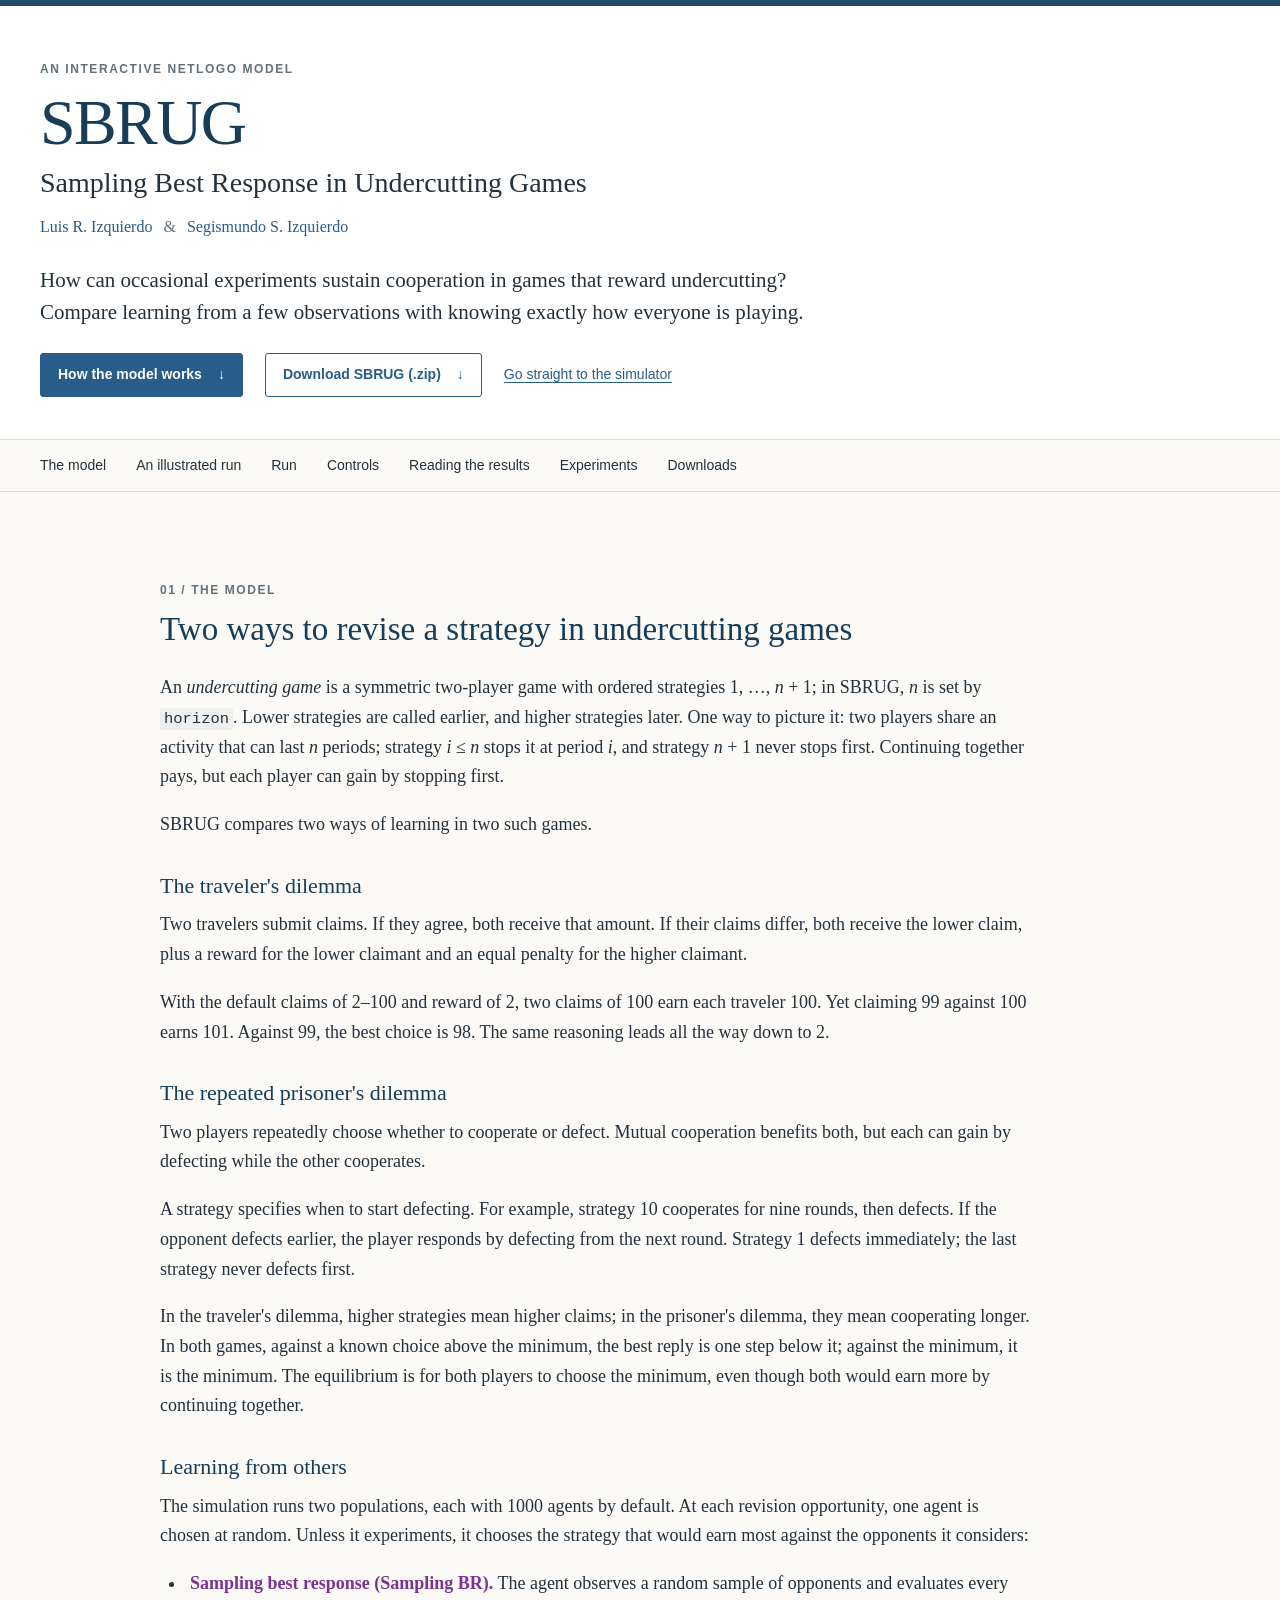
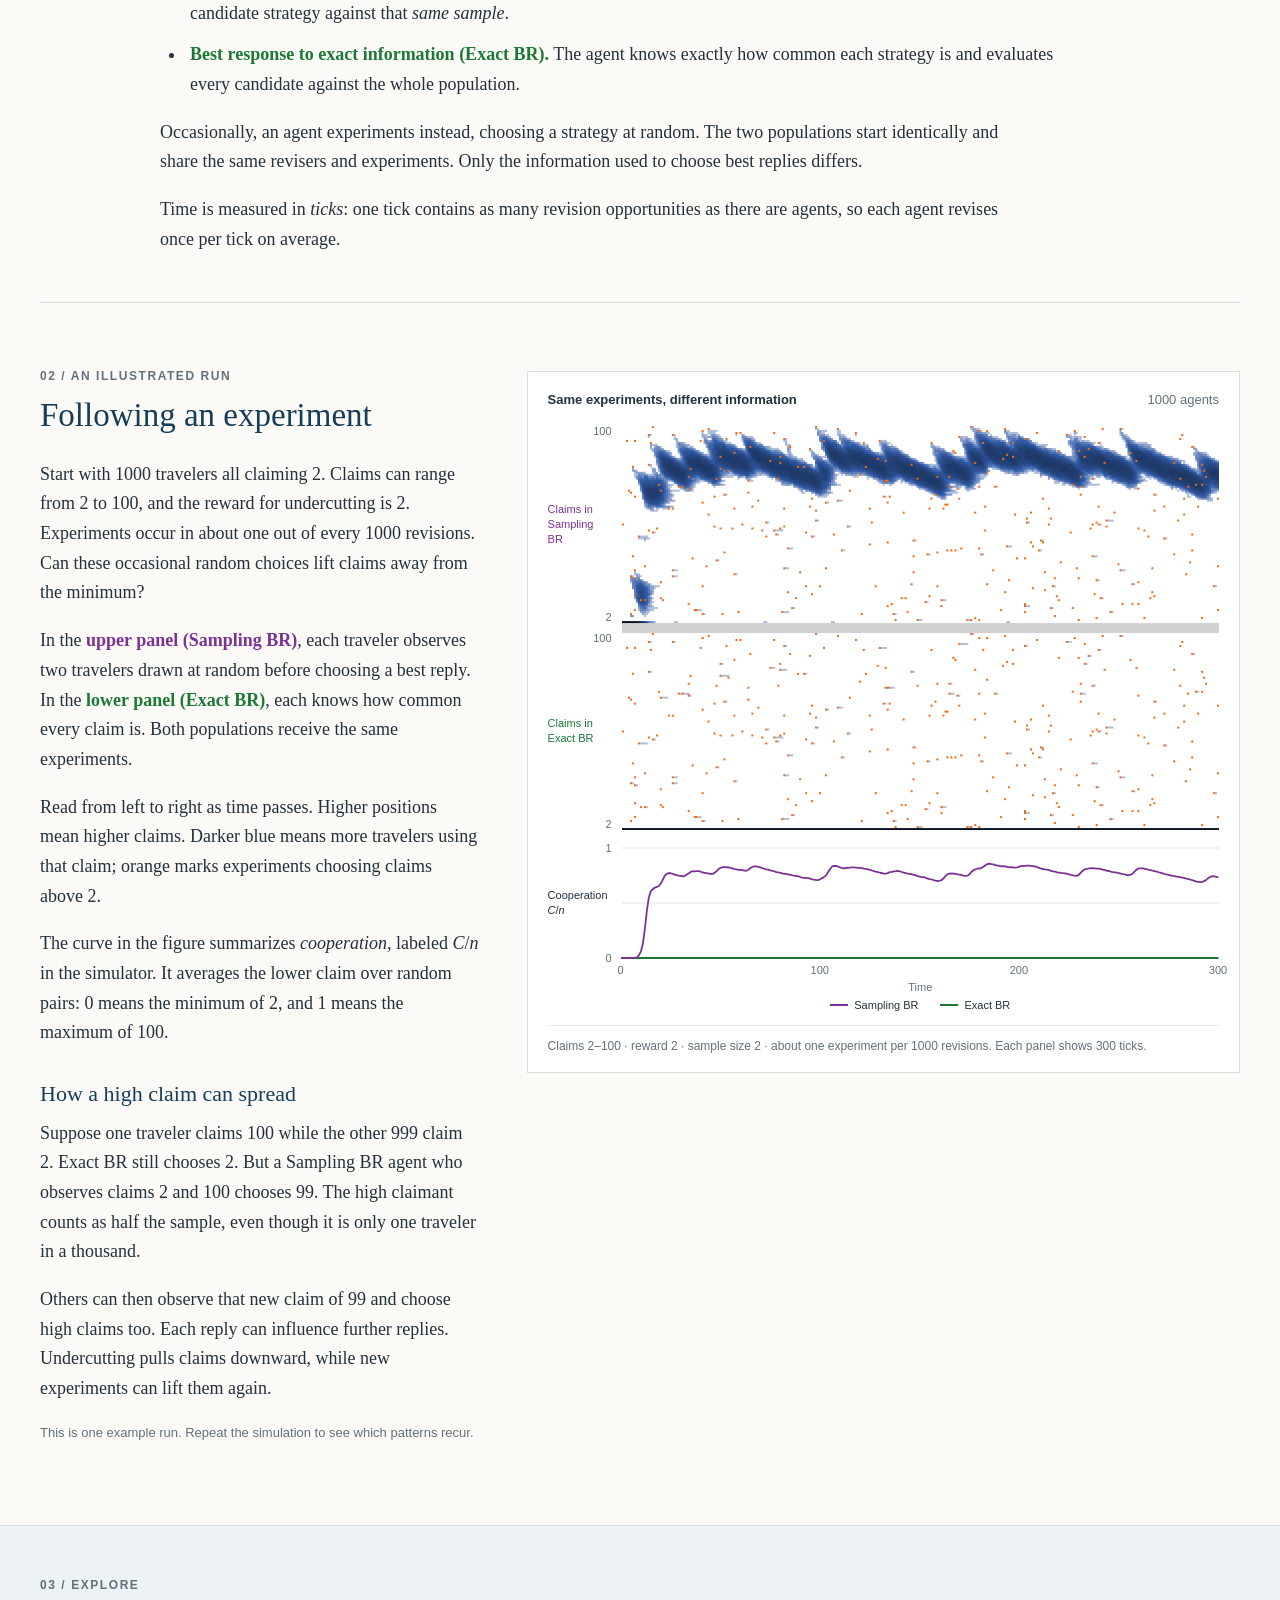
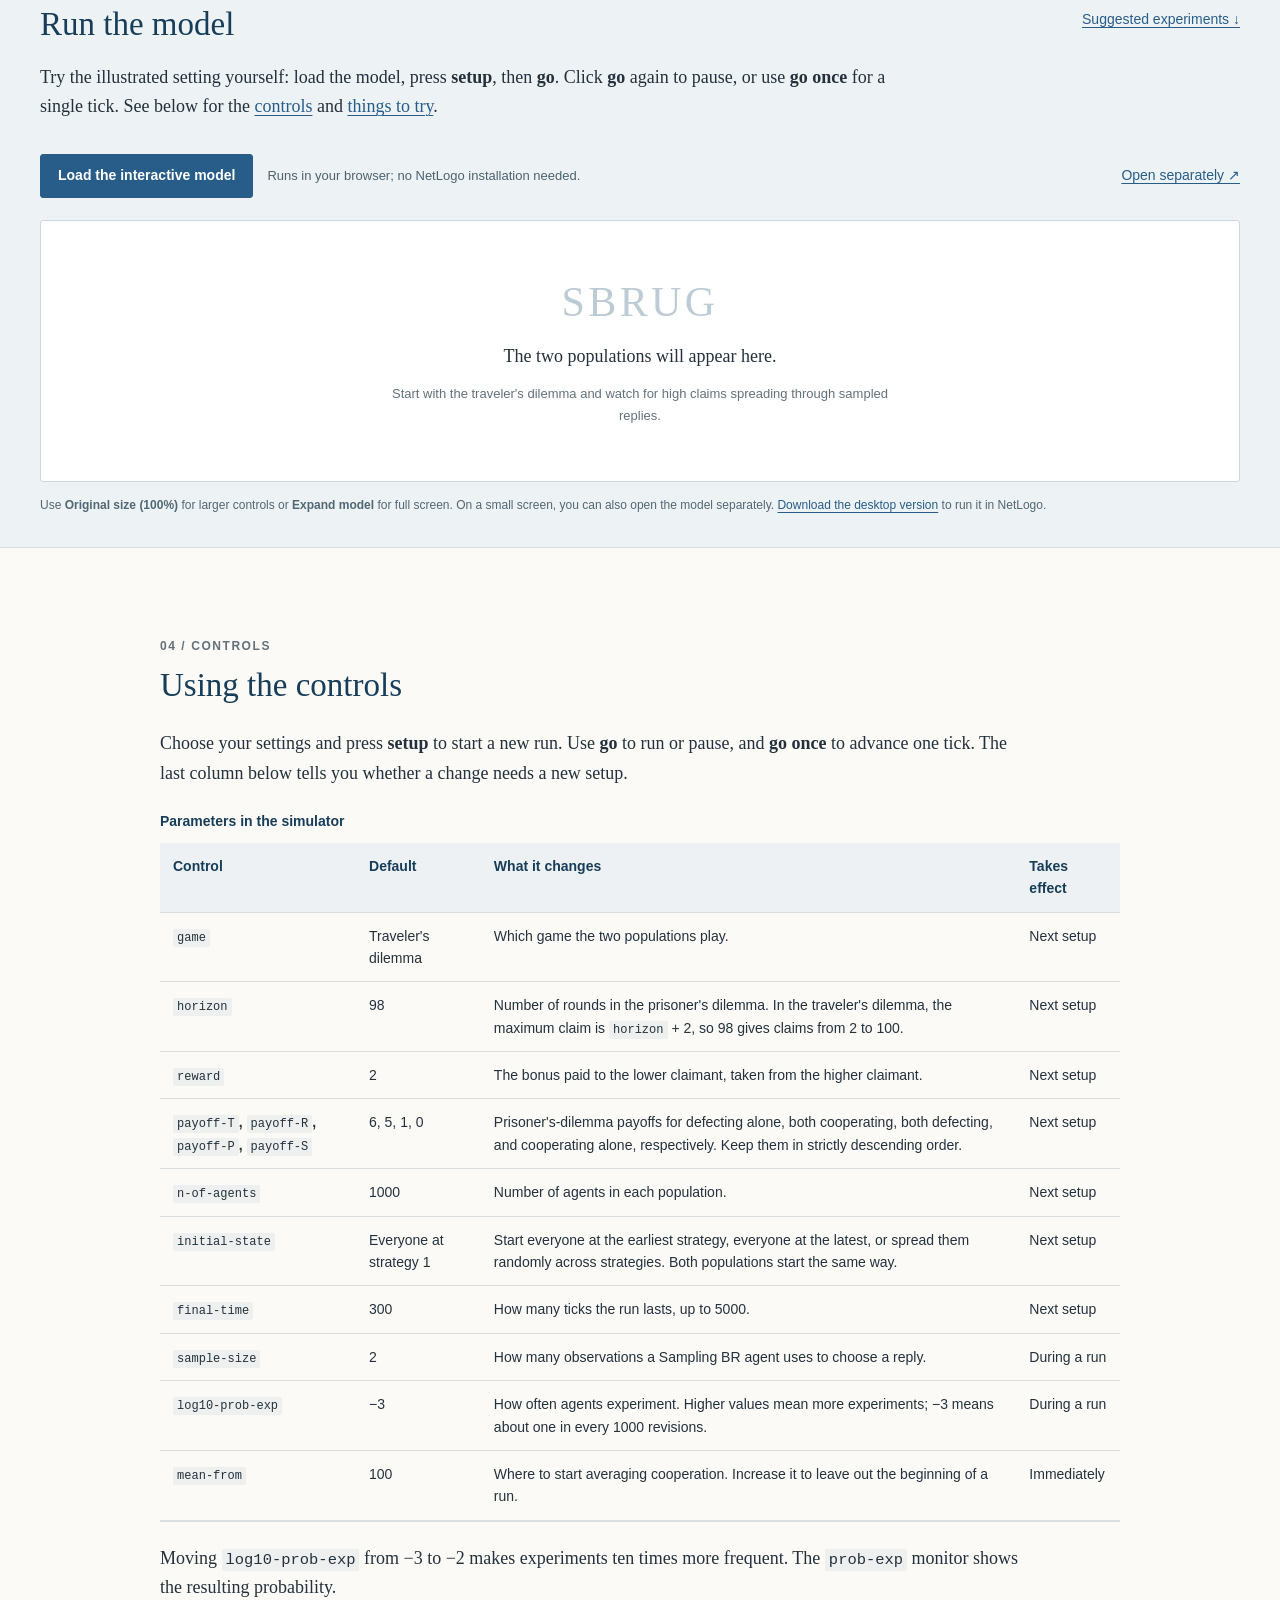
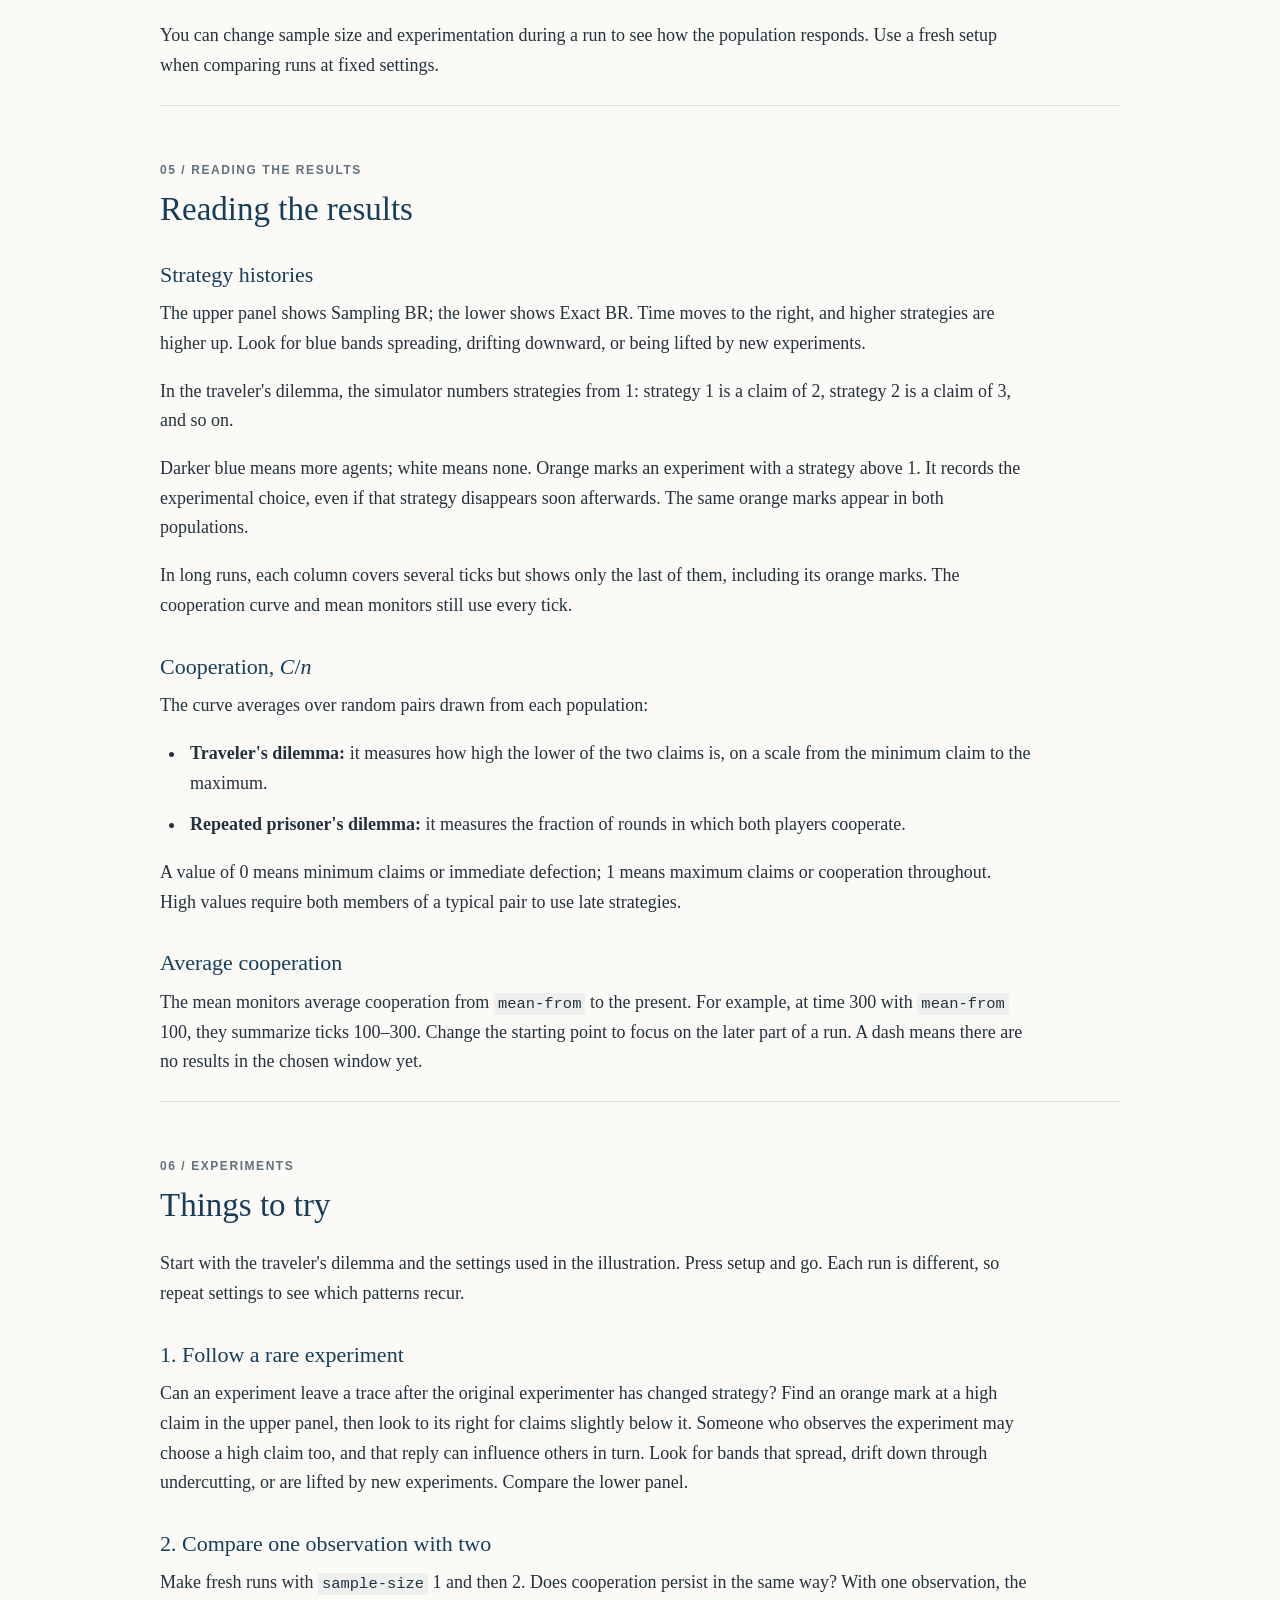
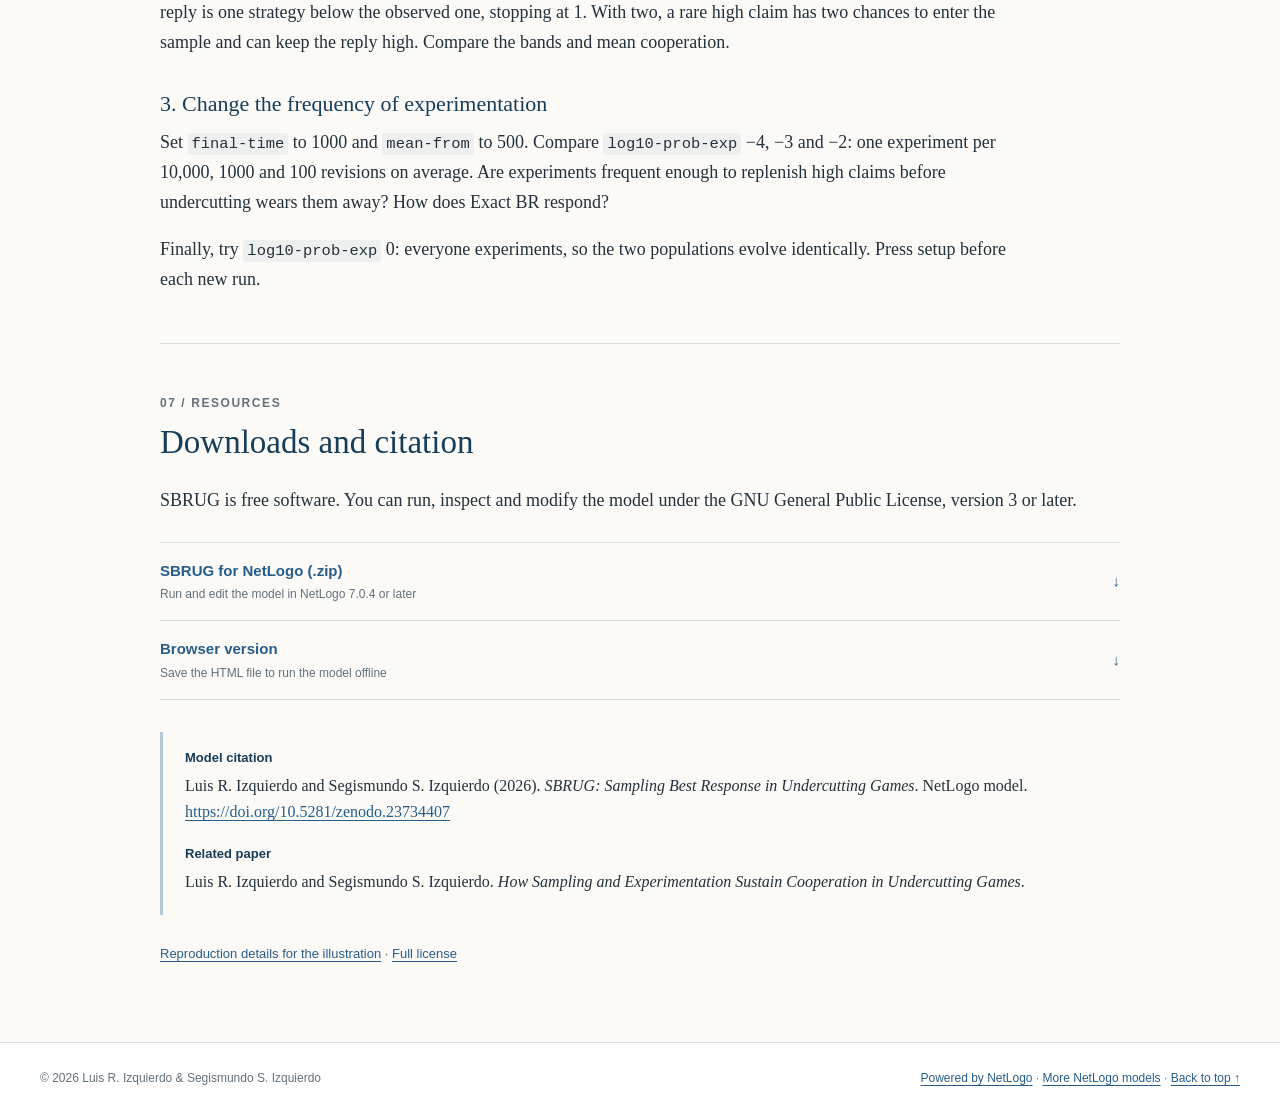
<file: index.html>
<!doctype html>
<html lang="en">
<head>
  <meta charset="utf-8">
  <meta name="viewport" content="width=device-width, initial-scale=1">
  <meta name="description" content="SBRUG is an interactive NetLogo model of sampling best response and experimentation in undercutting games. Explore the traveler’s dilemma and the finitely repeated prisoner’s dilemma.">
  <meta name="theme-color" content="#fbfaf7">
  <title>SBRUG — Sampling Best Response in Undercutting Games</title>
  <link rel="canonical" href="https://luis-r-izquierdo.github.io/sbrug/">
  <meta property="og:type" content="website">
  <meta property="og:title" content="SBRUG — Sampling Best Response in Undercutting Games">
  <meta property="og:description" content="An interactive NetLogo model of how sampling and experimentation sustain cooperation in undercutting games.">
  <meta property="og:url" content="https://luis-r-izquierdo.github.io/sbrug/">
  <meta property="og:image" content="https://luis-r-izquierdo.github.io/sbrug/assets/model-preview.png">
  <meta property="og:image:width" content="600">
  <meta property="og:image:height" content="406">
  <meta property="og:image:alt" content="Strategy histories of two populations of travelers: high claims spread under Sampling BR and stay near the minimum under Exact BR.">
  <meta name="twitter:card" content="summary_large_image">
  <link rel="icon" href="assets/favicon.svg" type="image/svg+xml">
  <link rel="stylesheet" href="styles.css?v=8dbe73dda331">
  <script src="site.js?v=a159a3750acf" defer></script>
</head>
<body>
  <a class="skip-link" href="#model">Skip to content</a>
  <header class="site-header" id="top">
    <div class="page-width">
      <p class="eyebrow">An interactive NetLogo model</p>
      <h1>SBRUG</h1>
      <p class="subtitle">Sampling Best Response in Undercutting Games</p>
      <p class="authors"><a href="https://luis.izqui.org/">Luis R. Izquierdo</a> <span aria-hidden="true">&amp;</span> <a href="https://segis.izqui.org/">Segismundo S. Izquierdo</a></p>
      <p class="standfirst">How can occasional experiments sustain cooperation in games that reward undercutting? Compare learning from a few observations with knowing exactly how everyone is playing.</p>
      <div class="header-actions">
        <a class="button primary" href="#model">How the model works <span aria-hidden="true">↓</span></a>
        <a class="button secondary" href="downloads/SBRUG.zip" download="SBRUG.zip">Download SBRUG (.zip) <span aria-hidden="true">↓</span></a>
        <a class="text-link" href="#run">Go straight to the simulator</a>
      </div>
    </div>
  </header>
  <nav class="section-nav" aria-label="Page sections">
    <div class="page-width nav-links">
      <a href="#model">The model</a><a href="#overview">An illustrated run</a><a href="#run">Run</a><a href="#parameters">Controls</a><a href="#output">Reading the results</a><a href="#experiments">Experiments</a><a href="#downloads">Downloads</a>
    </div>
  </nav>
  <main>
    <div class="documentation page-width"><section id="model" aria-labelledby="model-heading">
  <p class="section-number" aria-hidden="true">01 / The model</p>
  <h2 id="model-heading">Two ways to revise a strategy in undercutting games</h2>
  <p>
    An <em>undercutting game</em> is a symmetric two-player game with ordered strategies 1, …, <i>n</i> + 1; in
    SBRUG, <i>n</i> is set by <code>horizon</code>. Lower strategies are called earlier, and higher strategies later.
    One way to picture it: two players share an activity that can last <i>n</i> periods; strategy <i>i</i> ≤ <i>n</i>
    stops it at period <i>i</i>, and strategy <i>n</i> + 1 never stops first. Continuing together pays, but each
    player can gain by stopping first.
  </p>
  <p>SBRUG compares two ways of learning in two such games.</p>

  <h3>The traveler's dilemma</h3>
  <p>
    Two travelers submit claims. If they agree, both receive that amount. If their claims differ, both receive the
    lower claim, plus a reward for the lower claimant and an equal penalty for the higher claimant.
  </p>
  <p>
    With the default claims of 2–100 and reward of 2, two claims of 100 earn each traveler 100. Yet claiming 99 against
    100 earns 101. Against 99, the best choice is 98. The same reasoning leads all the way down to 2.
  </p>

  <h3>The repeated prisoner's dilemma</h3>
  <p>
    Two players repeatedly choose whether to cooperate or defect. Mutual cooperation benefits both, but each can
    gain by defecting while the other cooperates.
  </p>
  <p>
    A strategy specifies when to start defecting. For example, strategy 10 cooperates for nine rounds, then defects.
    If the opponent defects earlier, the player responds by defecting from the next round. Strategy 1 defects
    immediately; the last strategy never defects first.
  </p>
  <p>
    In the traveler's dilemma, higher strategies mean higher claims; in the prisoner's dilemma, they mean cooperating
    longer. In both games, against a known choice above the minimum, the best reply is one step below it; against the
    minimum, it is the minimum. The equilibrium is for both players to choose the minimum, even though both would earn
    more by continuing together.
  </p>

  <h3>Learning from others</h3>
  <p>
    The simulation runs two populations, each with 1000 agents by default. At each revision opportunity, one agent is
    chosen at random. Unless it experiments, it chooses the strategy that would earn most against the opponents it considers:
  </p>
  <ul>
    <li>
      <strong class="sampling-text">Sampling best response (Sampling BR).</strong> The agent observes a random sample
      of opponents and evaluates every candidate strategy against that <em>same sample</em>.
    </li>
    <li>
      <strong class="exact-text">Best response to exact information (Exact BR).</strong> The agent knows exactly how
      common each strategy is and evaluates every candidate against the whole population.
    </li>
  </ul>
  <p>
    Occasionally, an agent experiments instead, choosing a strategy at random. The two populations start identically
    and share the same revisers and experiments. Only the information used to choose best replies differs.
  </p>
  <p>
    Time is measured in <em>ticks</em>: one tick contains as many revision opportunities as there are agents, so each
    agent revises once per tick on average.
  </p>
</section>
</div>

    <section class="page-width overview" id="overview" aria-labelledby="overview-title">
      <div class="overview-copy">
<p class="section-number" aria-hidden="true">02 / An illustrated run</p>
<h2 id="overview-title">Following an experiment</h2>
<p>
  Start with 1000 travelers all claiming 2. Claims can range from 2 to 100, and the reward for undercutting is 2.
  Experiments occur in about one out of every 1000 revisions. Can these occasional random choices lift claims away
  from the minimum?
</p>
<p>
  In the <strong class="sampling-text">upper panel (Sampling BR)</strong>, each traveler observes two travelers drawn at
  random before choosing a best reply. In the <strong class="exact-text">lower panel (Exact BR)</strong>, each knows how common
  every claim is. Both populations receive the same experiments.
</p>
<p>
  Read from left to right as time passes. Higher positions mean higher claims. Darker blue means more travelers
  using that claim; orange marks experiments choosing claims above 2.
</p>
<p>
  The curve in the figure summarizes <em>cooperation</em>, labeled <i>C</i>/<i>n</i> in the simulator. It averages the lower
  claim over random pairs: 0 means the minimum of 2, and 1 means the maximum of 100.
</p>
<h3>How a high claim can spread</h3>
<p>
  Suppose one traveler claims 100 while the other 999 claim 2. Exact BR still chooses 2. But a Sampling BR agent who
  observes claims 2 and 100 chooses 99. The high claimant counts as half the sample, even though it is only one
  traveler in a thousand.
</p>
<p>
  Others can then observe that new claim of 99 and choose high claims too. Each reply can influence further replies.
  Undercutting pulls claims downward, while new experiments can lift them again.
</p>
<p class="small-note">
  This is one example run. Repeat the simulation to see which patterns recur.
</p>

      </div>
      <figure class="trajectory-figure">
        <div class="figure-heading"><span>Same experiments, different information</span><span class="figure-tag">1000 agents</span></div>
        <div class="trajectory-map">
          <div class="map-labels" aria-hidden="true"><div class="map-panel"><span class="map-tick">100</span><span class="sampling-text">Claims in Sampling BR</span><span class="map-tick">2</span></div><div></div><div class="map-panel"><span class="map-tick">100</span><span class="exact-text">Claims in Exact BR</span><span class="map-tick">2</span></div></div>
          <img src="assets/model-preview.png" width="600" height="406" alt="Two populations of travelers start at the minimum claim of 2. High claims spread in the upper panel, which uses Sampling BR, while the lower panel, using Exact BR, remains near 2. Orange marks show shared experiments.">
        </div>
        <div class="trajectory-plot"><div class="plot-labels" aria-hidden="true"><span class="plot-tick" style="top:0%">1</span><span class="plot-name">Cooperation <i>C</i>/<i>n</i></span><span class="plot-tick" style="top:100%">0</span></div>
<div class="plot-area"><svg viewBox="0 0 600 100" preserveAspectRatio="none" role="img" aria-labelledby="coop-title coop-desc" xmlns="http://www.w3.org/2000/svg">
<title id="coop-title">Cooperation over time</title>
<desc id="coop-desc">In this run, cooperation rises and remains high under Sampling BR, while it stays near zero under Exact BR. The scale runs from 0 for minimum claims to 1 for maximum claims.</desc>
<path d="M 0 100 H 600" stroke="#dfe4e7" fill="none" vector-effect="non-scaling-stroke"/>
<path d="M 0 50 H 600" stroke="#dfe4e7" fill="none" vector-effect="non-scaling-stroke"/>
<path d="M 0 0 H 600" stroke="#dfe4e7" fill="none" vector-effect="non-scaling-stroke"/>
<polyline points="-1.00,100.00 1.00,100.00 3.00,100.00 5.00,100.00 7.00,100.00 9.00,100.00 11.00,100.00 13.00,100.00 15.00,100.00 17.00,100.00 19.00,100.00 21.00,100.00 23.00,100.00 25.00,100.00 27.00,100.00 29.00,100.00 31.00,100.00 33.00,100.00 35.00,100.00 37.00,100.00 39.00,100.00 41.00,100.00 43.00,100.00 45.00,100.00 47.00,100.00 49.00,100.00 51.00,100.00 53.00,100.00 55.00,100.00 57.00,100.00 59.00,100.00 61.00,100.00 63.00,100.00 65.00,100.00 67.00,100.00 69.00,100.00 71.00,100.00 73.00,100.00 75.00,100.00 77.00,100.00 79.00,100.00 81.00,100.00 83.00,100.00 85.00,100.00 87.00,100.00 89.00,100.00 91.00,100.00 93.00,100.00 95.00,100.00 97.00,100.00 99.00,100.00 101.00,100.00 103.00,100.00 105.00,100.00 107.00,100.00 109.00,100.00 111.00,100.00 113.00,100.00 115.00,100.00 117.00,100.00 119.00,100.00 121.00,100.00 123.00,100.00 125.00,100.00 127.00,100.00 129.00,100.00 131.00,100.00 133.00,100.00 135.00,100.00 137.00,100.00 139.00,100.00 141.00,100.00 143.00,100.00 145.00,100.00 147.00,100.00 149.00,100.00 151.00,100.00 153.00,100.00 155.00,100.00 157.00,100.00 159.00,100.00 161.00,100.00 163.00,100.00 165.00,100.00 167.00,100.00 169.00,100.00 171.00,100.00 173.00,100.00 175.00,100.00 177.00,100.00 179.00,100.00 181.00,100.00 183.00,100.00 185.00,100.00 187.00,100.00 189.00,100.00 191.00,100.00 193.00,100.00 195.00,100.00 197.00,100.00 199.00,100.00 201.00,100.00 203.00,100.00 205.00,100.00 207.00,100.00 209.00,100.00 211.00,100.00 213.00,100.00 215.00,100.00 217.00,100.00 219.00,100.00 221.00,100.00 223.00,100.00 225.00,100.00 227.00,100.00 229.00,100.00 231.00,100.00 233.00,100.00 235.00,100.00 237.00,100.00 239.00,100.00 241.00,100.00 243.00,100.00 245.00,100.00 247.00,100.00 249.00,100.00 251.00,100.00 253.00,100.00 255.00,100.00 257.00,100.00 259.00,100.00 261.00,100.00 263.00,100.00 265.00,100.00 267.00,100.00 269.00,100.00 271.00,100.00 273.00,100.00 275.00,100.00 277.00,100.00 279.00,100.00 281.00,100.00 283.00,100.00 285.00,100.00 287.00,100.00 289.00,100.00 291.00,100.00 293.00,100.00 295.00,100.00 297.00,100.00 299.00,100.00 301.00,100.00 303.00,100.00 305.00,100.00 307.00,100.00 309.00,100.00 311.00,100.00 313.00,100.00 315.00,100.00 317.00,100.00 319.00,100.00 321.00,100.00 323.00,100.00 325.00,100.00 327.00,100.00 329.00,100.00 331.00,100.00 333.00,100.00 335.00,100.00 337.00,100.00 339.00,100.00 341.00,100.00 343.00,100.00 345.00,100.00 347.00,100.00 349.00,100.00 351.00,100.00 353.00,100.00 355.00,100.00 357.00,100.00 359.00,100.00 361.00,100.00 363.00,100.00 365.00,100.00 367.00,100.00 369.00,100.00 371.00,100.00 373.00,100.00 375.00,100.00 377.00,100.00 379.00,100.00 381.00,100.00 383.00,100.00 385.00,100.00 387.00,100.00 389.00,100.00 391.00,100.00 393.00,100.00 395.00,100.00 397.00,100.00 399.00,100.00 401.00,100.00 403.00,100.00 405.00,100.00 407.00,100.00 409.00,100.00 411.00,100.00 413.00,100.00 415.00,100.00 417.00,100.00 419.00,100.00 421.00,100.00 423.00,100.00 425.00,100.00 427.00,100.00 429.00,100.00 431.00,100.00 433.00,100.00 435.00,100.00 437.00,100.00 439.00,100.00 441.00,100.00 443.00,100.00 445.00,100.00 447.00,100.00 449.00,100.00 451.00,100.00 453.00,100.00 455.00,100.00 457.00,100.00 459.00,100.00 461.00,100.00 463.00,100.00 465.00,100.00 467.00,100.00 469.00,100.00 471.00,100.00 473.00,100.00 475.00,100.00 477.00,100.00 479.00,100.00 481.00,100.00 483.00,100.00 485.00,100.00 487.00,100.00 489.00,100.00 491.00,100.00 493.00,100.00 495.00,100.00 497.00,100.00 499.00,100.00 501.00,100.00 503.00,100.00 505.00,100.00 507.00,100.00 509.00,100.00 511.00,100.00 513.00,100.00 515.00,100.00 517.00,100.00 519.00,100.00 521.00,100.00 523.00,100.00 525.00,100.00 527.00,100.00 529.00,100.00 531.00,100.00 533.00,100.00 535.00,100.00 537.00,100.00 539.00,100.00 541.00,100.00 543.00,100.00 545.00,100.00 547.00,100.00 549.00,100.00 551.00,100.00 553.00,100.00 555.00,100.00 557.00,100.00 559.00,100.00 561.00,100.00 563.00,100.00 565.00,100.00 567.00,100.00 569.00,100.00 571.00,100.00 573.00,100.00 575.00,100.00 577.00,100.00 579.00,100.00 581.00,100.00 583.00,100.00 585.00,100.00 587.00,100.00 589.00,100.00 591.00,100.00 593.00,100.00 595.00,100.00 597.00,100.00 599.00,100.00" fill="none" stroke="#1b7837" stroke-width="1.8" stroke-linejoin="round" vector-effect="non-scaling-stroke"/>
<polyline points="-1.00,100.00 1.00,100.00 3.00,100.00 5.00,100.00 7.00,100.00 9.00,100.00 11.00,99.97 13.00,99.88 15.00,99.50 17.00,97.61 19.00,94.04 21.00,86.78 23.00,73.37 25.00,56.81 27.00,44.74 29.00,39.15 31.00,37.45 33.00,35.92 35.00,35.45 37.00,34.54 39.00,32.30 41.00,28.66 43.00,25.02 45.00,23.58 47.00,22.86 49.00,22.96 51.00,23.51 53.00,24.14 55.00,24.74 57.00,25.05 59.00,25.37 61.00,25.79 63.00,25.46 65.00,24.18 67.00,23.08 69.00,21.76 71.00,21.15 73.00,21.20 75.00,20.99 77.00,21.07 79.00,21.50 81.00,22.24 83.00,22.61 85.00,22.94 87.00,23.21 89.00,23.51 91.00,23.56 93.00,22.63 95.00,21.02 97.00,19.10 99.00,17.98 101.00,17.39 103.00,17.39 105.00,17.52 107.00,17.63 109.00,18.02 111.00,18.55 113.00,19.14 115.00,19.34 117.00,19.89 119.00,19.90 121.00,20.14 123.00,20.53 125.00,20.67 127.00,19.78 129.00,18.08 131.00,17.22 133.00,16.79 135.00,16.68 137.00,17.23 139.00,17.69 141.00,18.31 143.00,18.87 145.00,19.40 147.00,19.61 149.00,20.28 151.00,20.82 153.00,21.11 155.00,21.86 157.00,22.21 159.00,22.53 161.00,23.07 163.00,23.43 165.00,23.49 167.00,24.08 169.00,24.16 171.00,24.84 173.00,25.22 175.00,25.59 177.00,25.64 179.00,26.39 181.00,26.83 183.00,27.16 185.00,27.07 187.00,27.32 189.00,27.93 191.00,28.47 193.00,28.78 195.00,29.25 197.00,29.15 199.00,28.41 201.00,27.39 203.00,26.28 205.00,24.86 207.00,21.79 209.00,19.08 211.00,16.80 213.00,16.36 215.00,16.32 217.00,16.95 219.00,17.69 221.00,18.38 223.00,18.45 225.00,18.17 227.00,18.08 229.00,17.84 231.00,17.66 233.00,17.64 235.00,17.82 237.00,17.99 239.00,18.10 241.00,18.29 243.00,18.72 245.00,19.08 247.00,19.45 249.00,19.81 251.00,20.45 253.00,20.98 255.00,21.46 257.00,21.84 259.00,22.49 261.00,22.74 263.00,23.26 265.00,23.26 267.00,22.85 269.00,21.93 271.00,21.74 273.00,21.33 275.00,21.14 277.00,20.88 279.00,21.29 281.00,21.81 283.00,22.32 285.00,22.86 287.00,23.36 289.00,23.47 291.00,23.86 293.00,24.38 295.00,24.92 297.00,25.58 299.00,25.99 301.00,26.44 303.00,26.52 305.00,27.16 307.00,27.76 309.00,28.32 311.00,28.60 313.00,29.17 315.00,29.63 317.00,30.01 319.00,29.74 321.00,29.14 323.00,27.47 325.00,25.32 327.00,23.83 329.00,23.19 331.00,23.27 333.00,23.19 335.00,23.55 337.00,23.92 339.00,24.18 341.00,24.60 343.00,25.04 345.00,25.32 347.00,25.12 349.00,23.94 351.00,21.62 353.00,20.32 355.00,19.30 357.00,18.65 359.00,18.68 361.00,18.05 363.00,17.04 365.00,15.72 367.00,14.65 369.00,14.11 371.00,14.62 373.00,14.85 375.00,15.52 377.00,15.91 379.00,16.25 381.00,16.69 383.00,16.48 385.00,16.82 387.00,17.18 389.00,17.62 391.00,17.50 393.00,17.70 395.00,17.88 397.00,17.58 399.00,16.94 401.00,16.53 403.00,16.16 405.00,16.31 407.00,16.07 409.00,16.09 411.00,16.32 413.00,16.55 415.00,16.81 417.00,17.42 419.00,18.02 421.00,18.77 423.00,19.11 425.00,19.50 427.00,19.70 429.00,20.15 431.00,20.90 433.00,21.34 435.00,21.51 437.00,22.16 439.00,22.32 441.00,22.65 443.00,22.85 445.00,23.17 447.00,23.53 449.00,23.95 451.00,24.49 453.00,24.95 455.00,25.08 457.00,25.23 459.00,24.24 461.00,22.21 463.00,20.44 465.00,19.33 467.00,18.92 469.00,18.55 471.00,18.49 473.00,18.34 475.00,18.45 477.00,18.72 479.00,18.74 481.00,19.12 483.00,19.62 485.00,20.14 487.00,20.67 489.00,20.91 491.00,21.57 493.00,21.86 495.00,22.07 497.00,22.43 499.00,22.89 501.00,23.37 503.00,23.77 505.00,24.05 507.00,24.58 509.00,24.78 511.00,24.23 513.00,23.20 515.00,21.20 517.00,19.53 519.00,18.58 521.00,18.52 523.00,18.54 525.00,18.94 527.00,19.28 529.00,19.83 531.00,20.10 533.00,20.68 535.00,21.12 537.00,21.45 539.00,22.05 541.00,22.44 543.00,23.04 545.00,23.64 547.00,24.07 549.00,24.34 551.00,24.85 553.00,25.40 555.00,25.65 557.00,25.95 559.00,26.24 561.00,26.57 563.00,26.86 565.00,27.30 567.00,27.80 569.00,28.22 571.00,28.75 573.00,29.32 575.00,29.85 577.00,30.58 579.00,30.76 581.00,31.09 583.00,30.79 585.00,29.90 587.00,28.79 589.00,27.33 591.00,26.18 593.00,25.63 595.00,25.87 597.00,26.25 599.00,26.74" fill="none" stroke="#7b3294" stroke-width="1.8" stroke-linejoin="round" vector-effect="non-scaling-stroke"/>
</svg>
<div class="plot-x" aria-hidden="true"><span style="left:-0.17%">0</span><span style="left:33.17%">100</span><span style="left:66.50%">200</span><span style="left:99.83%">300</span></div><div class="plot-x-title" aria-hidden="true">Time</div></div></div>
        <div class="figure-legend"><span><i class="legend-line sampling-line" aria-hidden="true"></i>Sampling BR</span><span><i class="legend-line exact-line" aria-hidden="true"></i>Exact BR</span></div>
        <figcaption>Claims 2–100 · reward 2 · sample size 2 · about one experiment per 1000 revisions. Each panel shows 300 ticks.</figcaption>
      </figure>
    </section>

    <section class="run-section" id="run" aria-labelledby="run-title">
      <div class="page-width">
        <div class="section-heading"><div><p class="section-number" aria-hidden="true">03 / Explore</p><h2 id="run-title">Run the model</h2></div><a class="quiet-link" href="#experiments">Suggested experiments <span aria-hidden="true">↓</span></a></div>
        <p class="section-intro">Try the illustrated setting yourself: load the model, press <strong>setup</strong>, then <strong>go</strong>. Click <strong>go</strong> again to pause, or use <strong>go once</strong> for a single tick. See below for the <a href="#parameters">controls</a> and <a href="#experiments">things to try</a>.</p>
        <div class="runtime-toolbar"><button class="button primary" id="load-model" type="button">Load the interactive model</button><span id="runtime-status" role="status" aria-live="polite">Runs in your browser; no NetLogo installation needed.</span><button id="model-size" class="button compact" type="button" aria-pressed="false" hidden>Original size (100%)</button><button id="expand-model" class="button compact" type="button" hidden>Expand model <span aria-hidden="true">⤢</span></button><a class="quiet-link" href="model.html?disableAnalytics&amp;rev=8f7c71d382f0" target="_blank" rel="noopener">Open separately <span aria-hidden="true">↗</span></a></div>
        <div class="runtime-scroll" id="runtime-scroll">
          <button class="button compact exit-fullscreen" id="exit-model-fullscreen" type="button">Exit full screen ↙</button>
          <div class="runtime-placeholder" id="runtime-placeholder"><span class="placeholder-mark" aria-hidden="true">SBRUG</span><p>The two populations will appear here.</p><p class="small-note">Start with the traveler's dilemma and watch for high claims spreading through sampled replies.</p></div>
          <div id="runtime-mount"></div>
        </div>
        <p class="runtime-note">Use <strong>Original size (100%)</strong> for larger controls or <strong>Expand model</strong> for full screen. On a small screen, you can also open the model separately. <a href="downloads/SBRUG.zip" download="SBRUG.zip">Download the desktop version</a> to run it in NetLogo.</p>
        <noscript><p class="notice">JavaScript is required for the interactive model. The documentation and downloads remain available. <a href="model.html?disableAnalytics&amp;rev=8f7c71d382f0">Open the model page</a>.</p></noscript>
      </div>
    </section>

    <div class="documentation page-width"><section id="parameters" aria-labelledby="parameters-heading">
  <p class="section-number" aria-hidden="true">04 / Controls</p>
  <h2 id="parameters-heading">Using the controls</h2>
  <p>Choose your settings and press <strong>setup</strong> to start a new run. Use <strong>go</strong> to run or pause, and <strong>go once</strong> to advance one tick. The last column below tells you whether a change needs a new setup.</p>
  <div class="table-wrap">
    <table>
      <caption>Parameters in the simulator</caption>
      <thead>
        <tr><th scope="col">Control</th><th scope="col">Default</th><th scope="col">What it changes</th><th scope="col">Takes effect</th></tr>
      </thead>
      <tbody>
        <tr><th scope="row"><code>game</code></th><td>Traveler's dilemma</td><td>Which game the two populations play.</td><td>Next setup</td></tr>
        <tr><th scope="row"><code>horizon</code></th><td>98</td><td>Number of rounds in the prisoner's dilemma. In the traveler's dilemma, the maximum claim is <code>horizon</code> + 2, so 98 gives claims from 2 to 100.</td><td>Next setup</td></tr>
        <tr><th scope="row"><code>reward</code></th><td>2</td><td>The bonus paid to the lower claimant, taken from the higher claimant.</td><td>Next setup</td></tr>
        <tr><th scope="row"><code>payoff-T</code>, <code>payoff-R</code>, <code>payoff-P</code>, <code>payoff-S</code></th><td>6, 5, 1, 0</td><td>Prisoner's-dilemma payoffs for defecting alone, both cooperating, both defecting, and cooperating alone, respectively. Keep them in strictly descending order.</td><td>Next setup</td></tr>
        <tr><th scope="row"><code>n-of-agents</code></th><td>1000</td><td>Number of agents in each population.</td><td>Next setup</td></tr>
        <tr><th scope="row"><code>initial-state</code></th><td>Everyone at strategy 1</td><td>Start everyone at the earliest strategy, everyone at the latest, or spread them randomly across strategies. Both populations start the same way.</td><td>Next setup</td></tr>
        <tr><th scope="row"><code>final-time</code></th><td>300</td><td>How many ticks the run lasts, up to 5000.</td><td>Next setup</td></tr>
        <tr><th scope="row"><code>sample-size</code></th><td>2</td><td>How many observations a Sampling BR agent uses to choose a reply.</td><td>During a run</td></tr>
        <tr><th scope="row"><code>log10-prob-exp</code></th><td>−3</td><td>How often agents experiment. Higher values mean more experiments; −3 means about one in every 1000 revisions.</td><td>During a run</td></tr>
        <tr><th scope="row"><code>mean-from</code></th><td>100</td><td>Where to start averaging cooperation. Increase it to leave out the beginning of a run.</td><td>Immediately</td></tr>
      </tbody>
    </table>
  </div>
  <p>Moving <code>log10-prob-exp</code> from −3 to −2 makes experiments ten times more frequent. The <code>prob-exp</code> monitor shows the resulting probability.</p>
  <p>You can change sample size and experimentation during a run to see how the population responds. Use a fresh setup when comparing runs at fixed settings.</p>
</section>
<section id="output" aria-labelledby="output-heading">
  <p class="section-number" aria-hidden="true">05 / Reading the results</p>
  <h2 id="output-heading">Reading the results</h2>

  <h3>Strategy histories</h3>
  <p>The upper panel shows Sampling BR; the lower shows Exact BR. Time moves to the right, and higher strategies are higher up. Look for blue bands spreading, drifting downward, or being lifted by new experiments.</p>
  <p>In the traveler's dilemma, the simulator numbers strategies from 1: strategy 1 is a claim of 2, strategy 2 is a claim of 3, and so on.</p>
  <p>Darker blue means more agents; white means none. Orange marks an experiment with a strategy above 1. It records the experimental choice, even if that strategy disappears soon afterwards. The same orange marks appear in both populations.</p>
  <p>In long runs, each column covers several ticks but shows only the last of them, including its orange marks. The cooperation curve and mean monitors still use every tick.</p>

  <h3>Cooperation, <i>C</i>/<i>n</i></h3>
  <p>The curve averages over random pairs drawn from each population:</p>
  <ul>
    <li><strong>Traveler's dilemma:</strong> it measures how high the lower of the two claims is, on a scale from the minimum claim to the maximum.</li>
    <li><strong>Repeated prisoner's dilemma:</strong> it measures the fraction of rounds in which both players cooperate.</li>
  </ul>
  <p>A value of 0 means minimum claims or immediate defection; 1 means maximum claims or cooperation throughout. High values require both members of a typical pair to use late strategies.</p>

  <h3>Average cooperation</h3>
  <p>The mean monitors average cooperation from <code>mean-from</code> to the present. For example, at time 300 with <code>mean-from</code> 100, they summarize ticks 100–300. Change the starting point to focus on the later part of a run. A dash means there are no results in the chosen window yet.</p>
</section>
<section id="experiments" aria-labelledby="experiments-heading">
  <p class="section-number" aria-hidden="true">06 / Experiments</p>
  <h2 id="experiments-heading">Things to try</h2>
  <p>Start with the traveler's dilemma and the settings used in the illustration. Press setup and go. Each run is different, so repeat settings to see which patterns recur.</p>

  <h3>1. Follow a rare experiment</h3>
  <p>Can an experiment leave a trace after the original experimenter has changed strategy? Find an orange mark at a high claim in the upper panel, then look to its right for claims slightly below it. Someone who observes the experiment may choose a high claim too, and that reply can influence others in turn. Look for bands that spread, drift down through undercutting, or are lifted by new experiments. Compare the lower panel.</p>

  <h3>2. Compare one observation with two</h3>
  <p>Make fresh runs with <code>sample-size</code> 1 and then 2. Does cooperation persist in the same way? With one observation, the reply is one strategy below the observed one, stopping at 1. With two, a rare high claim has two chances to enter the sample and can keep the reply high. Compare the bands and mean cooperation.</p>

  <h3>3. Change the frequency of experimentation</h3>
  <p>Set <code>final-time</code> to 1000 and <code>mean-from</code> to 500. Compare <code>log10-prob-exp</code> −4, −3 and −2: one experiment per 10,000, 1000 and 100 revisions on average. Are experiments frequent enough to replenish high claims before undercutting wears them away? How does Exact BR respond?</p>
  <p>Finally, try <code>log10-prob-exp</code> 0: everyone experiments, so the two populations evolve identically. Press setup before each new run.</p>
</section>
</div>

    <section class="page-width download-section" id="downloads" aria-labelledby="downloads-title">
      <p class="section-number" aria-hidden="true">07 / Resources</p><h2 id="downloads-title">Downloads and citation</h2>
      <p>SBRUG is free software. You can run, inspect and modify the model under the GNU General Public License, version 3 or later.</p>
      <div class="download-links"><a class="download-row" href="downloads/SBRUG.zip" download="SBRUG.zip"><span><strong>SBRUG for NetLogo (.zip)</strong><small>Run and edit the model in NetLogo 7.0.4 or later</small></span><span aria-hidden="true">↓</span></a><a class="download-row" href="model.html?rev=8f7c71d382f0" download="SBRUG.html"><span><strong>Browser version</strong><small>Save the HTML file to run the model offline</small></span><span aria-hidden="true">↓</span></a></div>
      <div class="citation"><h3>Model citation</h3><p>Luis R. Izquierdo and Segismundo S. Izquierdo (2026). <cite>SBRUG: Sampling Best Response in Undercutting Games</cite>. NetLogo model. <a href="https://doi.org/10.5281/zenodo.23734407">https://doi.org/10.5281/zenodo.23734407</a></p><h3>Related paper</h3><p>Luis R. Izquierdo and Segismundo S. Izquierdo. <cite>How Sampling and Experimentation Sustain Cooperation in Undercutting Games</cite>.</p></div>
      <p class="small-note"><a href="downloads/preview-metadata.json">Reproduction details for the illustration</a> · <a href="LICENSE.txt">Full license</a></p>
    </section>
  </main>
  <footer class="site-footer"><div class="page-width"><p>© 2026 Luis R. Izquierdo &amp; Segismundo S. Izquierdo</p><p><a href="https://netlogo.org/">Powered by NetLogo</a><span aria-hidden="true"> · </span><a href="https://luis-r-izquierdo.github.io/netlogo.html">More NetLogo models</a><span aria-hidden="true"> · </span><a href="#top">Back to top ↑</a></p></div></footer>
</body>
</html>
</file>
<file: styles.css>
:root { color-scheme: light; --paper:#fbfaf7; --ink:#24313c; --muted:#63717b; --blue:#285d8a; --orange:#b65b21; --sampling:#7b3294; --exact:#1b7837; --rule:#d9dedf; --ui:Arial,Helvetica,sans-serif; }
* { box-sizing:border-box; }
html { scroll-behavior:smooth; scroll-padding-top:76px; }
body { margin:0; background:var(--paper); color:var(--ink); font:18px/1.65 Georgia,"Times New Roman",serif; }
a { color:var(--blue); text-decoration-thickness:1px; text-underline-offset:3px; }
a:hover { color:#143b59; }
button, input, select { font:inherit; }
button, a { -webkit-tap-highlight-color:transparent; }
:focus-visible { outline:3px solid #d67d37; outline-offset:5px; }
[hidden] { display:none!important; }
.page-width { width:min(1200px,calc(100% - 80px)); margin-inline:auto; }
.site-header { padding:54px 0 42px; background:#fff; border-top:6px solid #234c69; }
.eyebrow,.section-number { margin:0 0 10px; font:600 12px/1.5 var(--ui); letter-spacing:.13em; text-transform:uppercase; color:var(--muted); }
h1 { margin:0; color:#173d59; font-size:64px; line-height:1.08; font-weight:normal; letter-spacing:-.025em; }
.subtitle { margin:8px 0 12px; font-size:28px; line-height:1.3; }
.authors { margin:0; font-size:16px; }
.authors span { padding:0 7px; color:var(--muted); }
.authors a { text-decoration:none; }
.standfirst { max-width:790px; margin:24px 0; font-size:21px; line-height:1.55; }
.header-actions { display:flex; align-items:center; flex-wrap:wrap; gap:12px 22px; }
.button { display:inline-flex; align-items:center; justify-content:center; gap:16px; padding:11px 17px; border:1px solid var(--blue); border-radius:3px; font:600 14px/1.4 var(--ui); text-decoration:none; cursor:pointer; }
.button.primary { color:white; background:var(--blue); }
.button.primary:hover { background:#204d73; }
.button.secondary,.button.compact { color:var(--blue); background:transparent; }
.button.compact { padding:8px 12px; font-size:13px; }
.text-link,.quiet-link { font:14px/1.5 var(--ui); }
.section-nav { position:sticky; top:0; z-index:5; background:rgba(251,250,247,.97); border-block:1px solid var(--rule); }
.nav-links { display:flex; gap:30px; overflow-x:auto; white-space:nowrap; scrollbar-width:thin; }
.nav-links a { padding:16px 0 13px; color:var(--ink); text-decoration:none; font:14px/1.4 var(--ui); border-bottom:3px solid transparent; }
.nav-links a:hover { border-bottom-color:var(--blue); }
.overview { display:grid; grid-template-columns: .83fr 1.35fr; gap:48px; padding-block:64px; align-items:start; border-top:1px solid var(--rule); }
h2 { color:#173d59; font-size:33px; line-height:1.22; font-weight:normal; margin:0 0 24px; }
h3 { margin:32px 0 10px; font-size:22px; line-height:1.3; font-weight:normal; color:#173d59; }
p { margin:0 0 18px; }
.small-note { color:var(--muted); font:13px/1.65 var(--ui); }
.sampling-text { color:var(--sampling); }
.exact-text { color:var(--exact); }
.trajectory-figure { margin:4px 0 0; padding:19px 20px 16px; background:#fff; border:1px solid var(--rule); }
.figure-heading { display:flex; justify-content:space-between; align-items:baseline; gap:8px; margin-bottom:16px; font:600 13px/1.4 var(--ui); }
.figure-tag { white-space:nowrap; color:var(--muted); font-weight:normal; }
.trajectory-map { display:grid; grid-template-columns:64px minmax(0,1fr); column-gap:10px; }
.trajectory-map img { display:block; width:100%; height:auto; image-rendering:auto; }
/* Rows follow the view: each panel is 198 of its 406 pixels and the gray band between them 10. */
.map-labels { display:grid; grid-template-rows:198fr 10fr 198fr; font:11px/1.35 var(--ui); }
.map-panel { display:flex; flex-direction:column; justify-content:space-between; }
.map-tick { align-self:flex-end; line-height:1; color:var(--muted); }
/* The plot shares the view's columns: same label column, and the SVG spans exactly the width of the view. */
.trajectory-plot { display:grid; grid-template-columns:64px minmax(0,1fr); column-gap:10px; margin-top:18px; font:11px/1.35 var(--ui); }
.plot-labels { position:relative; height:110px; }
.plot-tick { position:absolute; right:0; transform:translateY(-50%); line-height:1; color:var(--muted); }
.plot-name { position:absolute; left:0; right:0; top:50%; transform:translateY(-50%); }
.plot-area { min-width:0; }
.plot-area svg { display:block; width:100%; height:110px; overflow:visible; }
.plot-x { position:relative; height:12px; margin-top:7px; color:var(--muted); }
.plot-x span { position:absolute; top:0; transform:translateX(-50%); line-height:1; }
.plot-x-title { margin-top:3px; text-align:center; color:var(--muted); }
.figure-legend { display:flex; flex-wrap:wrap; justify-content:center; gap:4px 22px; margin:3px 0 12px 74px; font:11px/1.4 var(--ui); }
.figure-legend span { display:flex; align-items:center; gap:6px; }
.legend-line { display:inline-block; width:18px; height:2px; }
.sampling-line { background:var(--sampling); }
.exact-line { background:var(--exact); }
figcaption { color:var(--muted); font:12px/1.6 var(--ui); border-top:1px solid #e7e9e9; padding-top:11px; }
.run-section { background:#edf2f4; border-block:1px solid var(--rule); padding:50px 0 32px; }
.section-heading { display:flex; justify-content:space-between; align-items:center; gap:20px; }
.section-heading h2 { margin-bottom:18px; }
.section-intro { max-width:850px; }
.runtime-toolbar { display:flex; align-items:center; flex-wrap:wrap; gap:14px; margin:24px 0 14px; padding-block:8px; position:sticky; top:52px; z-index:4; background:#edf2f4; font:13px/1.5 var(--ui); }
#runtime-status { flex:1; min-width:190px; color:#4d626f; }
.runtime-scroll { max-width:100%; overflow:auto; background:white; border:1px solid #cdd7dd; border-radius:3px; scroll-margin-top:44px; }
.runtime-placeholder { min-height:260px; display:flex; flex-direction:column; justify-content:center; align-items:center; text-align:center; padding:30px; }
.placeholder-mark { color:#bdcbd4; font-size:42px; letter-spacing:.08em; line-height:1.3; }
.runtime-placeholder p { margin:12px 0 0; }
.runtime-placeholder .small-note { max-width:530px; }
#runtime-mount { position:relative; margin-inline:auto; overflow:hidden; }
.runtime-frame { position:absolute; top:0; left:0; display:block; border:0; background:white; transform-origin:top left; }
.runtime-note { margin:14px 0 0; font:12px/1.6 var(--ui); color:#526774; }
.runtime-scroll:fullscreen { padding:40px 12px 12px; background:#fff; height:100%; }
.exit-fullscreen { display:none; }
.runtime-scroll:fullscreen .exit-fullscreen { display:block; position:fixed; top:6px; right:12px; z-index:1; }
.documentation { max-width:960px; padding-block:10px 30px; }
.documentation section { padding-top:55px; margin-top:24px; border-top:1px solid var(--rule); }
.documentation section:first-child { border-top:0; }
.documentation p,.documentation li { max-width:870px; }
.documentation ol,.documentation ul { padding-left:26px; }
.documentation li { padding-left:4px; margin-bottom:12px; }
code { font: .86em/1.5 ui-monospace,SFMono-Regular,Consolas,monospace; background:#eef0f0; padding:2px 4px; border-radius:2px; overflow-wrap:anywhere; }
/* In the table, names break only after their hyphens. */
th code,td code { overflow-wrap:normal; }
.table-wrap { overflow-x:auto; margin:22px 0; }
table { width:100%; border-collapse:collapse; font:14px/1.6 var(--ui); }
caption { text-align:left; font-weight:600; margin:0 0 10px; color:#173d59; }
th,td { padding:12px 13px; border-bottom:1px solid var(--rule); text-align:left; vertical-align:top; }
thead th { background:#edf1f3; color:#173d59; font-weight:600; }
tbody tr:last-child td,tbody tr:last-child th { border-bottom:2px solid var(--rule); }
.formula { padding:16px 20px; background:white; border-left:3px solid #8aabbf; overflow-x:auto; font-size:19px; }
details { background:#fff; border:1px solid var(--rule); margin:12px 0; padding:0 20px; }
summary { cursor:pointer; padding:16px 0; font:600 15px/1.5 var(--ui); color:#173d59; }
details[open] { padding-bottom:10px; }
.download-section { max-width:960px; padding-block:50px 60px; border-top:1px solid var(--rule); }
.download-links { margin:26px 0 32px; border-top:1px solid var(--rule); }
.download-row { display:flex; align-items:center; justify-content:space-between; gap:20px; padding:17px 0; border-bottom:1px solid var(--rule); text-decoration:none; font:15px/1.5 var(--ui); }
.download-row small { display:block; margin-top:3px; color:var(--muted); font-size:12px; }
.download-row:hover { background:#eef2f3; }
.citation { border-left:3px solid #b5c8d3; padding:1px 0 1px 22px; margin-bottom:28px; font-size:16px; }
.citation h3 { font:600 13px/1.5 var(--ui); margin:15px 0 6px; }
.site-footer { background:#fff; border-top:1px solid var(--rule); padding:25px 0; font:12px/1.7 var(--ui); color:var(--muted); }
.site-footer .page-width { display:flex; justify-content:space-between; gap:15px; }
.site-footer p { margin:0; }
.skip-link { position:fixed; top:-100px; left:12px; z-index:20; padding:8px 16px; background:white; }
.skip-link:focus { top:12px; }
.notice { border-left:3px solid var(--orange); padding:10px 16px; }
@media(max-width:1050px) { .page-width { width:calc(100% - 48px); } .overview { grid-template-columns:1fr; gap:24px; } .overview-copy { max-width:780px; } .trajectory-figure { max-width:730px; } .nav-links { gap:24px; } }
@media(max-width:600px) { body { font-size:17px; } .page-width { width:calc(100% - 36px); } .site-header { padding:32px 0; } h1 { font-size:52px; } .subtitle { font-size:24px; } .standfirst { font-size:19px; } .authors { font-size:14px; } .header-actions { gap:14px; } .text-link { width:100%; } .overview { padding-block:38px; } h2 { font-size:29px; } .trajectory-figure { padding:13px 10px; } .trajectory-map { grid-template-columns:52px minmax(0,1fr); gap:5px; } .map-labels { font-size:9px; } .trajectory-plot { grid-template-columns:52px minmax(0,1fr); column-gap:5px; font-size:9px; } .plot-labels,.plot-area svg { height:84px; } .figure-legend { margin-left:57px; gap:12px; font-size:10px; } .figure-heading { font-size:11px; } .section-heading { display:block; } .section-heading .quiet-link { display:inline-block; margin-bottom:16px; } .run-section { padding-top:35px; } .runtime-toolbar { align-items:start; position:static; scroll-margin-top:60px; } #runtime-status { flex-basis:100%; order:3; } .runtime-toolbar>.quiet-link { margin-left:auto; } .documentation section { padding-top:35px; } th,td { padding:10px 9px; } .site-footer .page-width { display:block; } .site-footer p+p { margin-top:8px; } }
@media(prefers-reduced-motion:reduce) { html { scroll-behavior:auto; } }
@media print { .section-nav,.header-actions,.runtime-toolbar,.runtime-scroll,.runtime-note,.skip-link { display:none; } body { color:#000; background:white; font-size:11pt; } .page-width { width:100%; } .site-header { padding:10px 0; } .overview { display:block; } .trajectory-figure { max-width:600px; break-inside:avoid; } .documentation section { padding-top:20px; } .run-section { padding:20px 0; } a { color:inherit; } }
</file>
